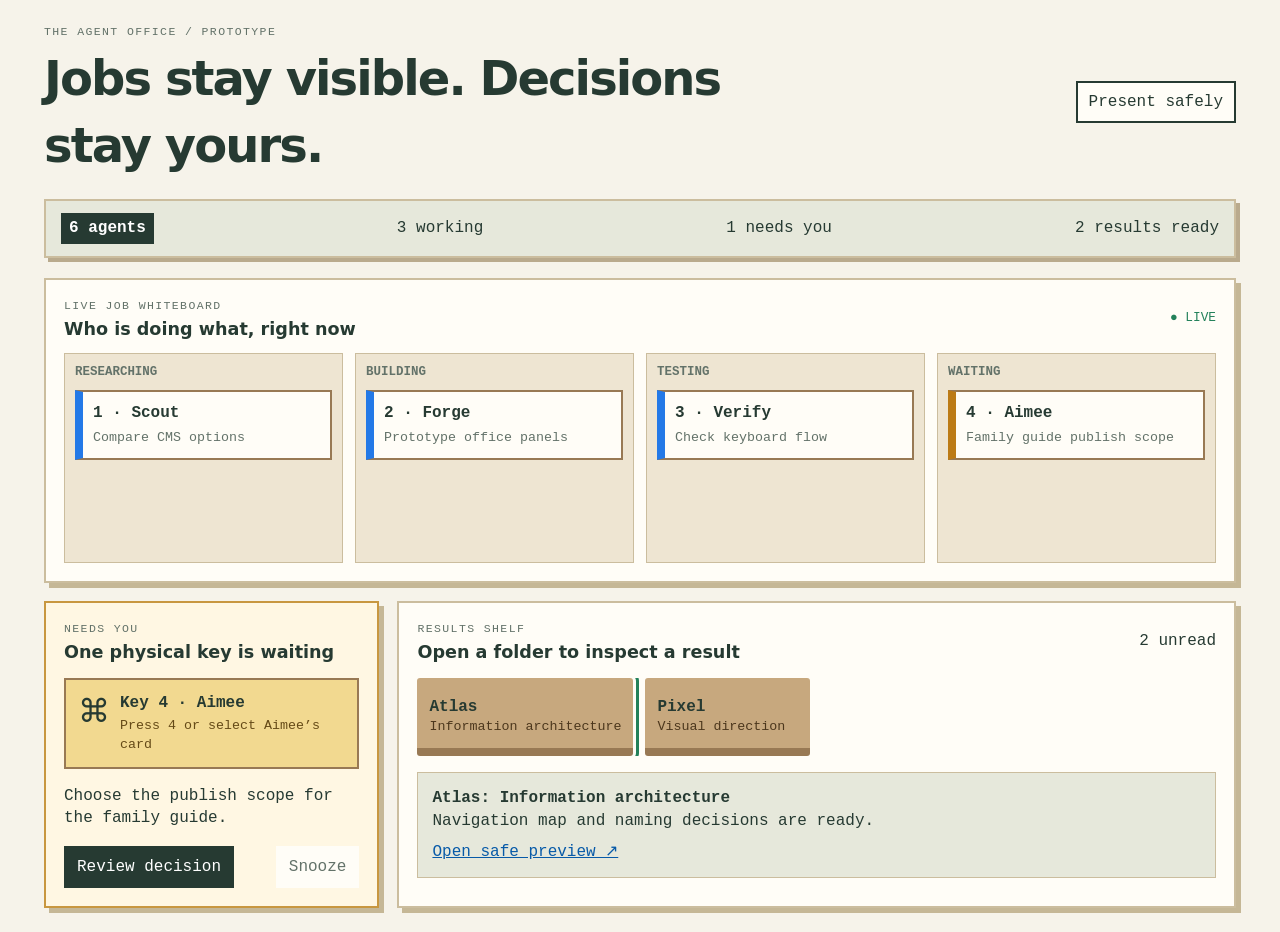
<file: prototypes/office-panels/index.html>
<!doctype html>
<html lang="en"><head><meta charset="utf-8"><meta name="viewport" content="width=device-width,initial-scale=1"><title>Agent Office panels</title><link rel="stylesheet" href="office-panels.css"></head>
<body><main class="office" data-presentation="false">
  <header><div><p class="eyebrow">THE AGENT OFFICE / PROTOTYPE</p><h1>Jobs stay visible. Decisions stay yours.</h1></div><button id="presentation" aria-pressed="false">Present safely</button></header>
  <section class="summary" aria-label="Office summary"><strong>6 agents</strong><span>3 working</span><span>1 needs you</span><span>2 results ready</span></section>
  <section class="board" aria-labelledby="board-title"><div class="section-title"><div><p class="eyebrow">LIVE JOB WHITEBOARD</p><h2 id="board-title">Who is doing what, right now</h2></div><span class="live">● LIVE</span></div><div class="lanes" id="lanes"></div></section>
  <section class="lower"><aside class="needs" aria-labelledby="needs-title"><p class="eyebrow">NEEDS YOU</p><h2 id="needs-title">One physical key is waiting</h2><div class="key-hint"><span aria-hidden="true">⌘</span><b>Key 4 · Aimee</b><small>Press 4 or select Aimee’s card</small></div><p>Choose the publish scope for the family guide.</p><div class="actions"><button class="primary" id="resolve">Review decision</button><button class="quiet">Snooze</button></div></aside>
  <section class="shelf" aria-labelledby="shelf-title"><div class="section-title"><div><p class="eyebrow">RESULTS SHELF</p><h2 id="shelf-title">Open a folder to inspect a result</h2></div><span id="result-count">2 unread</span></div><div class="folders" id="folders" role="list"></div><article class="result-detail" id="result-detail" aria-live="polite"></article></section></section>
  <dialog id="decision"><form method="dialog"><p class="eyebrow">KEY 4 / AIMEE</p><h2>Publish scope</h2><p>Prototype action only. This is where the resolved action item appears.</p><menu><button value="cancel">Keep waiting</button><button class="primary" value="resolved">Mark resolved</button></menu></form></dialog>
</main><script src="office-panels.js"></script></body></html>
</file>
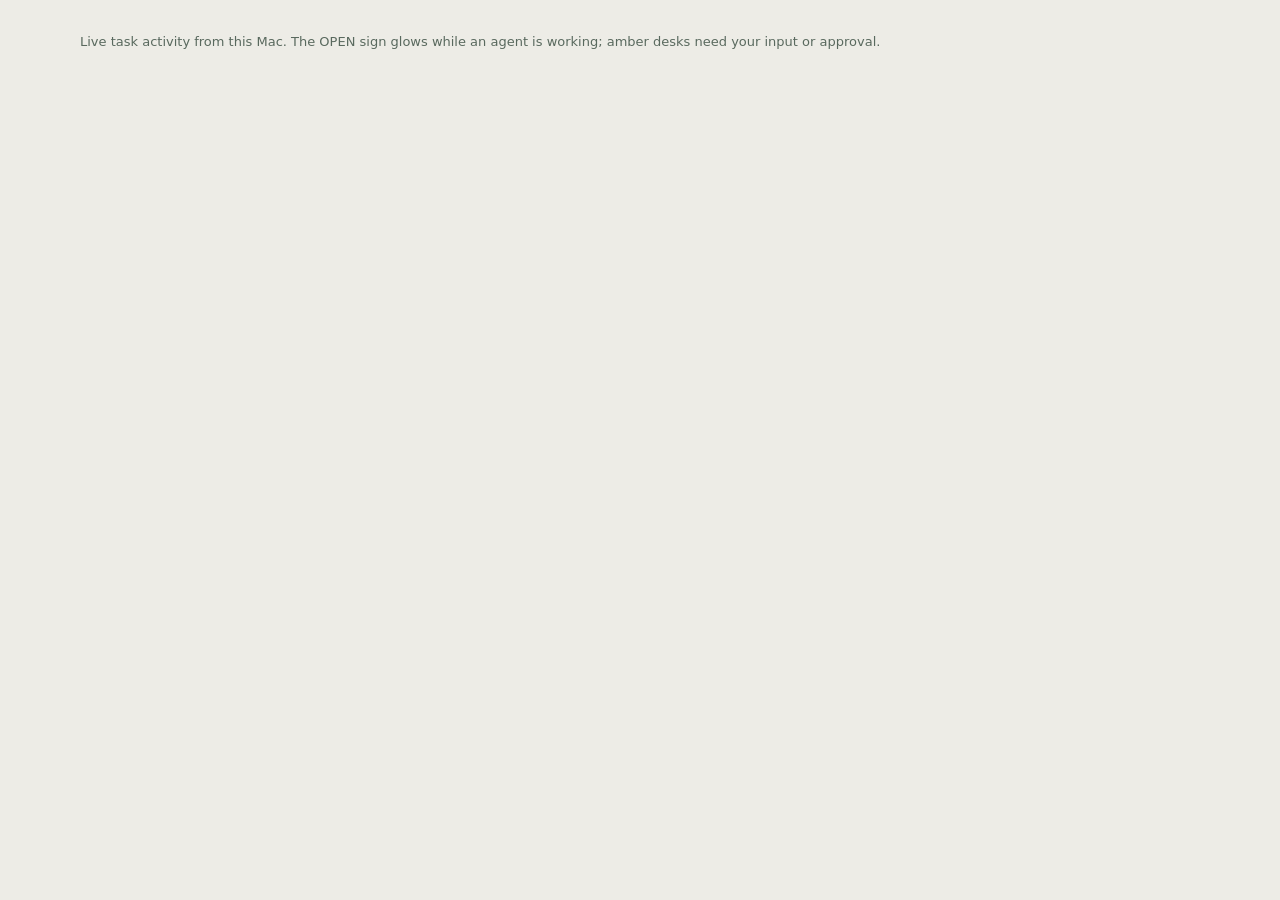
<file: page-shell.html>
<!doctype html>
<html lang="en">
<head>
  <meta charset="utf-8">
  <meta name="viewport" content="width=device-width, initial-scale=1">
  <meta name="color-scheme" content="light dark">
  <title>Agent Office — local task activity</title>
  <style>
    body { margin:0; padding:20px; background:light-dark(#edece6,#17201a); color:light-dark(#263a32,#eef1e8); font-family:system-ui,sans-serif; }
    main { max-width:1120px; margin:0 auto; }
    .connection-note { max-width:1120px; margin:12px auto 0; font-size:13px; line-height:1.5; color:light-dark(#59695e,#bdcabc); }
    html[data-presentation="true"] body { padding:0; min-height:100vh; display:grid; place-items:center; overflow:hidden; background:#101712; }
    html[data-presentation="true"] main { width:min(100vw,1180px); max-width:none; }
    html[data-presentation="true"] #agent-office .office-bottom,
    html[data-presentation="true"] #agent-office .job-hub,
    html[data-presentation="true"] .connection-note { display:none; }
    html[data-presentation="true"] #agent-office .office-window { border-radius:0; box-shadow:none; }
    @media(max-width:490px) { body { padding:8px; } }
    /* Hide example dispatch while the first live snapshot is loading. */
    #agent-office .task-input, #agent-office .send-task { display:none; }
  </style>
</head>
<body>
  <main><!--AGENT_OFFICE--></main>
  <p class="connection-note">Live task activity from this Mac. The OPEN sign glows while an agent is working; amber desks need your input or approval. <span id="local-watch-note"></span></p>
  <script>
    (() => {
      const office=document.getElementById('agent-office');
      const presentation=window.location.pathname==='/presentation';
      document.documentElement.dataset.presentation=String(presentation);
      if(presentation) document.title='Agent Office — presentation';
      office.agentOffice.applySnapshot({connected:false,slots:[]});
      let pollTimer=null, activeRequest=null, suspended=false;
      function showDisconnected() {
        office.agentOffice.applySnapshot({connected:false,slots:[]});
        document.getElementById('local-watch-note').textContent='';
      }
      async function refresh() {
        clearTimeout(pollTimer); pollTimer=null;
        if(suspended || document.hidden || activeRequest) return;
        // One request and one next-poll timer per visible page. A request owns
        // its result only until pause() aborts it; late results cannot repaint
        // a restored page or start a second polling loop.
        const request={controller:new AbortController(),timeout:null};
        activeRequest=request;
        request.timeout=setTimeout(()=>request.controller.abort(),4000);
        const current=()=>activeRequest===request && !suspended && !document.hidden;
        try {
          const response=await fetch(presentation?'/api/state?presentation=1':'/api/state',{cache:'no-store',signal:request.controller.signal});
          if(!response.ok) throw new Error('Activity source unavailable');
          const snapshot=await response.json();
          if(!current()) return;
          if(request.controller.signal.aborted) throw new Error('Activity request timed out');
          if(!snapshot || typeof snapshot.connected!=='boolean' || !Array.isArray(snapshot.slots)) throw new Error('Invalid activity snapshot');
          office.agentOffice.applySnapshot(snapshot);
          const watch=snapshot.managerWatch;
          const watchNote=document.getElementById('local-watch-note');
          const watchMessages={
            'state-limit':'Saved state is full—automatic dispatch is paused. Keep the saved receipts and ask for a review.',
            'paused-error':'Local manager watch needs attention—automatic rounds are paused.',
            'unavailable':'Local manager watch is waiting for reliable activity.',
            'configuration-changed':'Local manager watch configuration changed; automatic dispatch is stopped.',
            'disabled':'Local manager watch is disabled.',
            'manual-required':'Manual coordination—ask your coordinator for a check-in. No automatic prompts are sent.'
          };
          watchNote.textContent=!watch?'':watchMessages[watch.status] || (watch.continuityStatus==='recovery-needed'
            ?'Recovery needs your review—open the lead task and ask it to reconcile the saved job. No automatic recovery runs.'
            :'Local manager watch · idle checks use no AI.');
        } catch(_error) {
          if(current()) showDisconnected();
        } finally {
          clearTimeout(request.timeout);
          if(activeRequest===request) {
            activeRequest=null;
            if(!suspended && !document.hidden) pollTimer=setTimeout(refresh,1000);
          }
        }
      }
      function pause() {
        suspended=true;
        clearTimeout(pollTimer); pollTimer=null;
        const request=activeRequest; activeRequest=null;
        if(request) { clearTimeout(request.timeout); request.controller.abort(); }
      }
      function resume() {
        if(document.hidden) return;
        if(suspended) showDisconnected();
        suspended=false;
        refresh();
      }
      // Safari can restore this exact document from its back/forward cache.
      // These listeners must survive every hide/show cycle, not just the first.
      window.addEventListener('pagehide',pause);
      window.addEventListener('pageshow',resume);
      window.addEventListener('online',resume);
      document.addEventListener('visibilitychange',()=>document.hidden?pause():resume());
      resume();
    })();
  </script>
</body>
</html>
</file>
<file: prototypes/office-panels/office-panels.css>
:root{--ink:#263a32;--muted:#637269;--paper:#fffdf7;--wall:#e6e8db;--floor:#eee5d2;--line:#cbbd9e;--desk:#c7a87e;--edge:#987954;--blue:#2379e7;--green:#23815a;--amber:#bc7b16;--red:#b9484b}*{box-sizing:border-box}body{margin:0;background:#f6f3ea;color:var(--ink);font:16px/1.4 ui-monospace,SFMono-Regular,Menlo,monospace}.office{max-width:1240px;margin:auto;padding:24px}header,.section-title,.summary,.actions,menu{display:flex;align-items:center;justify-content:space-between;gap:16px;flex-wrap:wrap}h1,h2,p{margin:0}h1{font-family:ui-sans-serif,system-ui;font-size:clamp(1.8rem,5vw,3rem);letter-spacing:-.04em;max-width:680px}h2{font:600 1.1rem ui-sans-serif,system-ui}.eyebrow{font-size:.72rem;letter-spacing:.12em;color:var(--muted);margin-bottom:5px}.summary{margin:20px 0;padding:12px 15px;background:var(--wall);border:2px solid var(--line);box-shadow:4px 4px 0 #b9aa8d}.summary strong{background:var(--ink);color:white;padding:4px 8px}.board,.needs,.shelf{border:2px solid var(--line);background:var(--paper);box-shadow:5px 5px 0 #c5b796;padding:18px}.live{color:var(--green);font-size:.8rem}.lanes{display:grid;grid-template-columns:repeat(4,minmax(180px,1fr));gap:12px;margin-top:14px;overflow:auto}.lane{min-height:210px;background:var(--floor);border:1px solid var(--line);padding:10px}.lane h3{font-size:.78rem;margin:0 0 9px;color:var(--muted)}.job{width:100%;text-align:left;margin:0 0 8px;padding:10px;background:var(--paper);border:2px solid var(--edge);border-left:8px solid var(--blue);font:inherit;color:inherit;cursor:pointer}.job[data-status="waiting"]{border-left-color:var(--amber)}.job[data-status="done"]{border-left-color:var(--green)}.job strong,.job small{display:block}.job small{color:var(--muted);margin-top:4px}.lower{display:grid;grid-template-columns:minmax(260px,.8fr) minmax(0,2fr);gap:18px;margin-top:18px}.needs{border-color:#c89740;background:#fff7e3}.key-hint{display:grid;grid-template-columns:auto 1fr;gap:3px 10px;margin:16px 0;padding:12px;background:#f2d990;border:2px solid var(--edge)}.key-hint span{grid-row:span 2;font-size:2rem}.key-hint small{color:#654a17}.actions{margin-top:16px}button{font:inherit;color:inherit;border:2px solid var(--ink);background:var(--paper);padding:8px 11px;cursor:pointer}.primary{background:var(--ink);color:white}.quiet{border-color:transparent;color:var(--muted)}.folders{display:flex;gap:12px;margin:16px 0;overflow:auto}.folder{min-width:165px;padding:18px 12px 11px;border:0;border-radius:3px;background:var(--desk);border-bottom:8px solid var(--edge);text-align:left}.folder:before{content:"";display:block;width:62px;height:8px;background:var(--desk);position:relative;top:-25px;margin-bottom:-8px;border-radius:3px 3px 0 0}.folder[aria-selected="true"]{outline:3px solid var(--green);outline-offset:3px}.folder small{display:block;color:#4c371d}.result-detail{min-height:102px;padding:14px;background:var(--wall);border:1px solid var(--line)}.safe-link{display:inline-block;margin-top:9px;color:#075aa8}dialog{border:3px solid var(--edge);box-shadow:8px 8px 0 #8a7557;max-width:430px}dialog::backdrop{background:#1f2b2688}menu{padding:0;margin-top:20px}@media(max-width:760px){.office{padding:14px}.lower{grid-template-columns:1fr}.lanes{grid-template-columns:repeat(4,75vw)}}@media(prefers-reduced-motion:reduce){*,*:before,*:after{scroll-behavior:auto!important;transition:none!important;animation:none!important}}.office[data-presentation="true"] .needs,.office[data-presentation="true"] .job small,.office[data-presentation="true"] .result-detail,.office[data-presentation="true"] .summary span{display:none}.office[data-presentation="true"] .job strong:after{content:" — active"}.office[data-presentation="true"] .folders:after{content:"Results available (details hidden)";padding:20px;color:var(--muted)}.office[data-presentation="true"] .folder{display:none}
</file>
